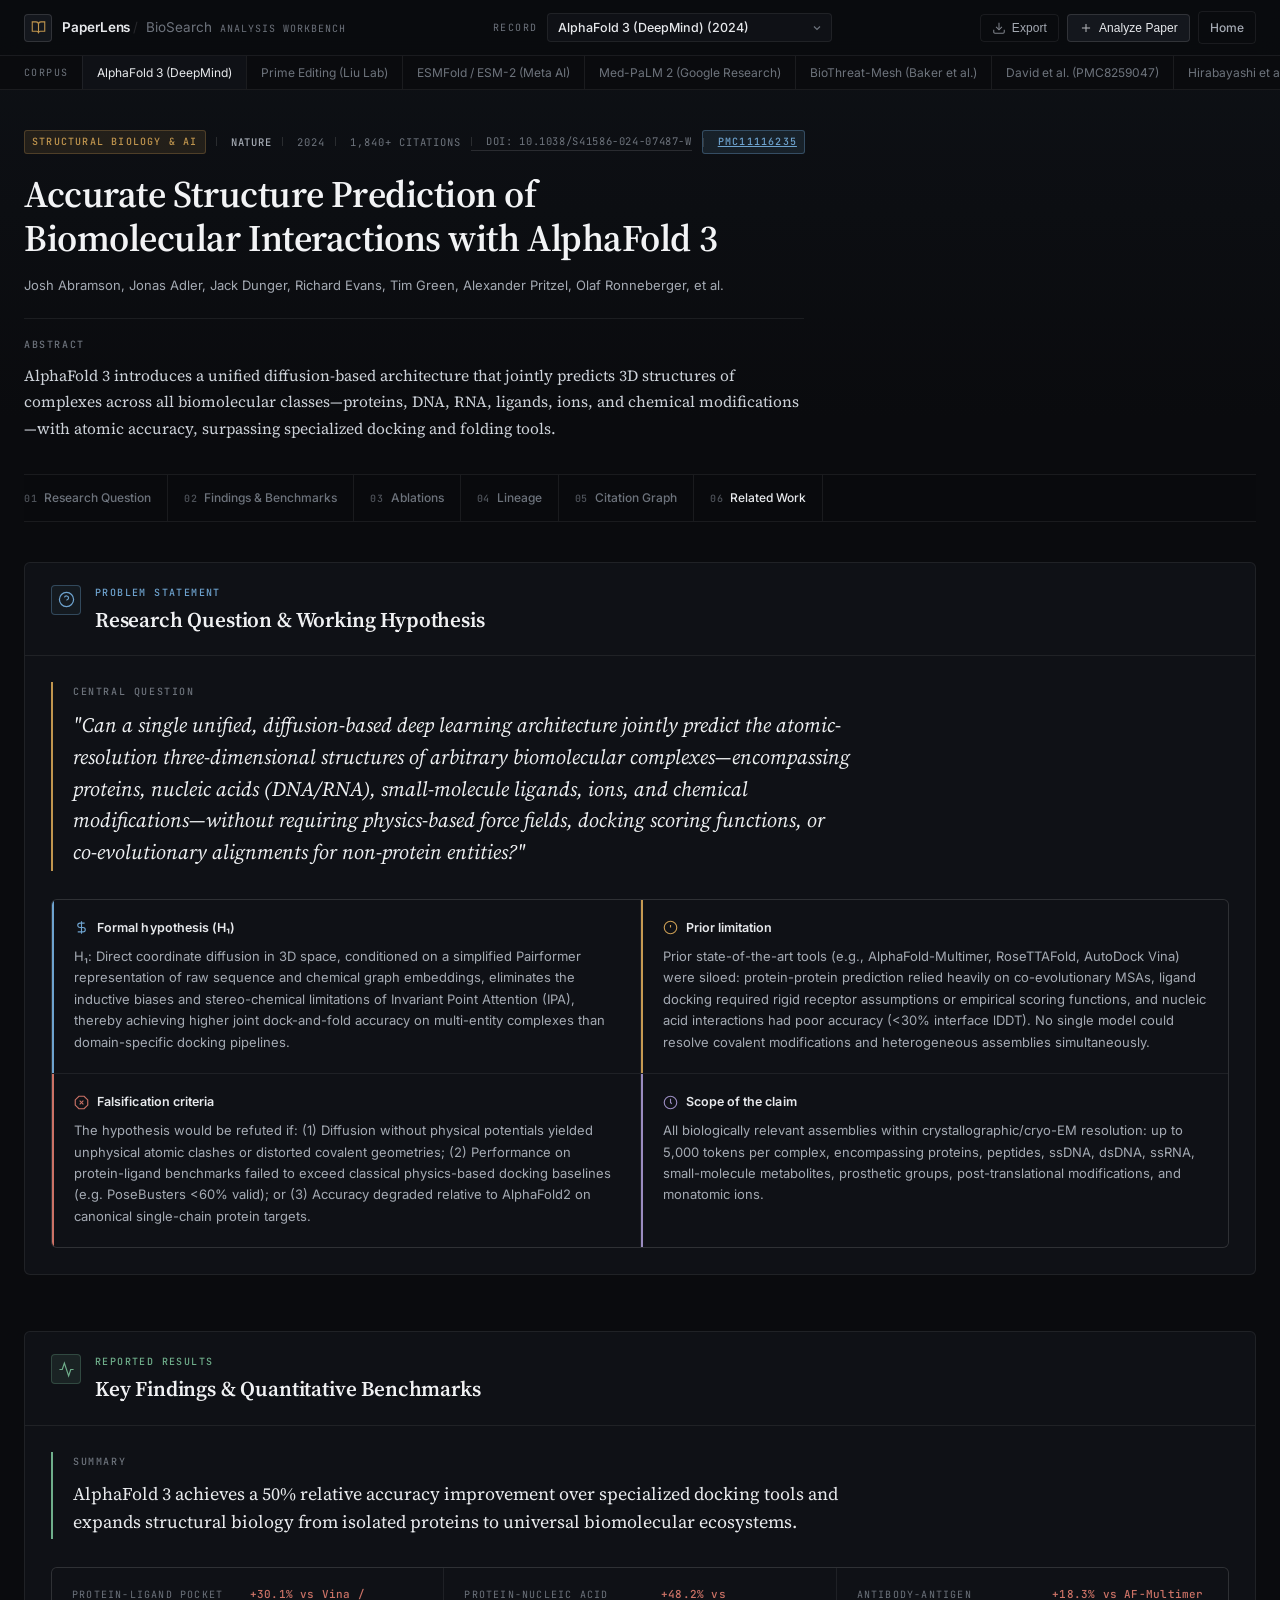
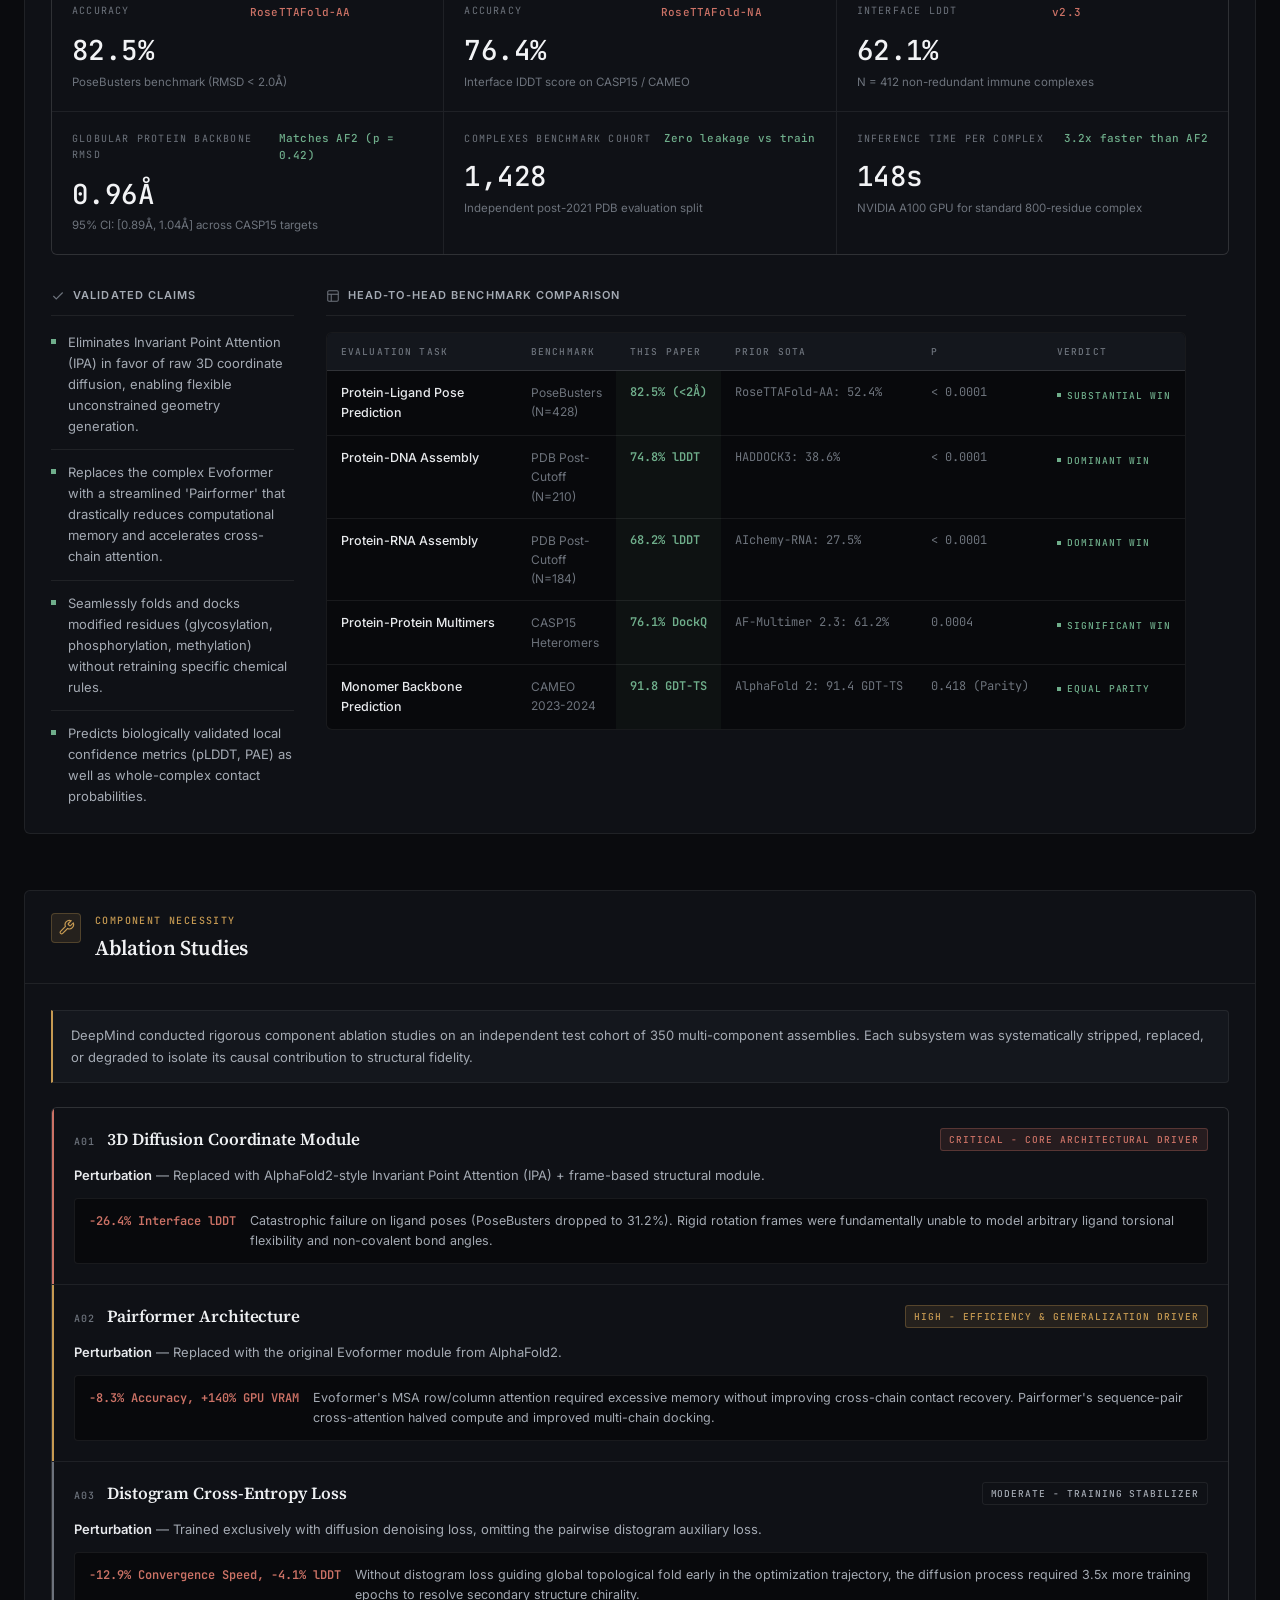
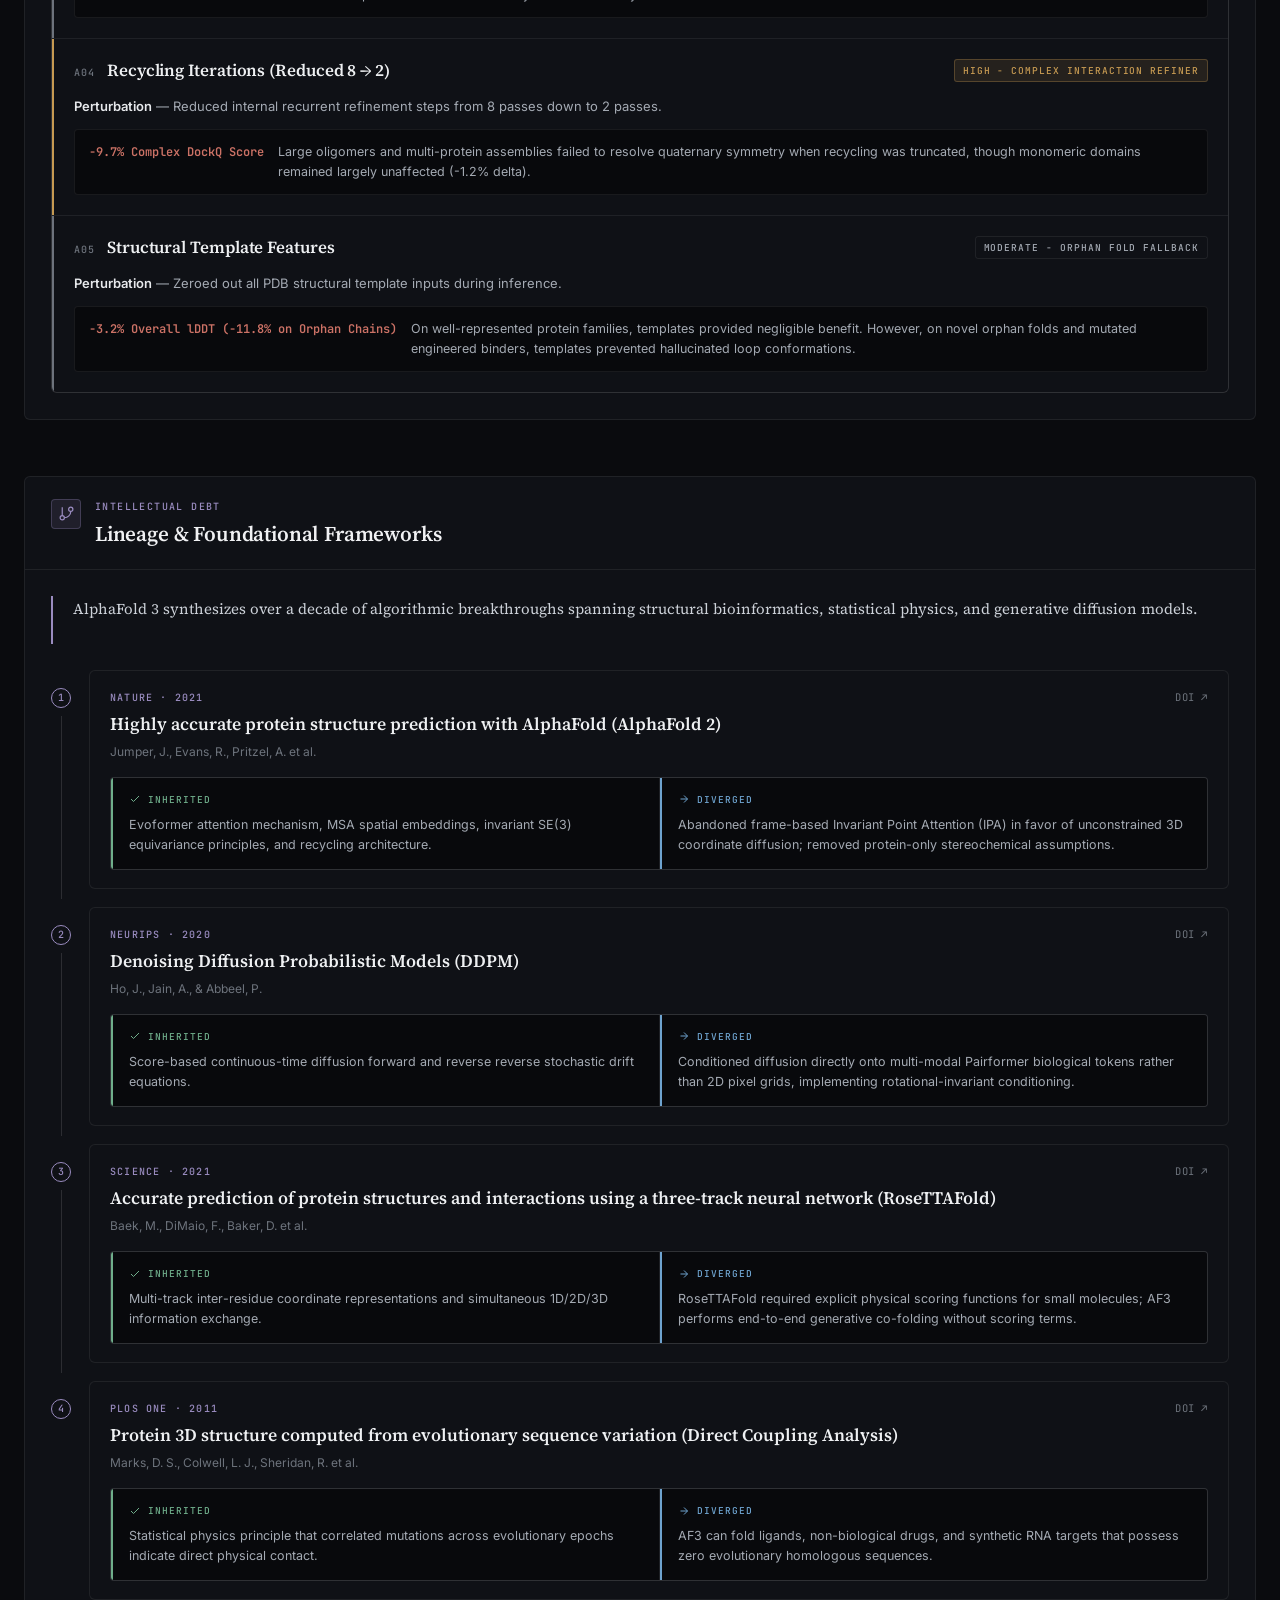
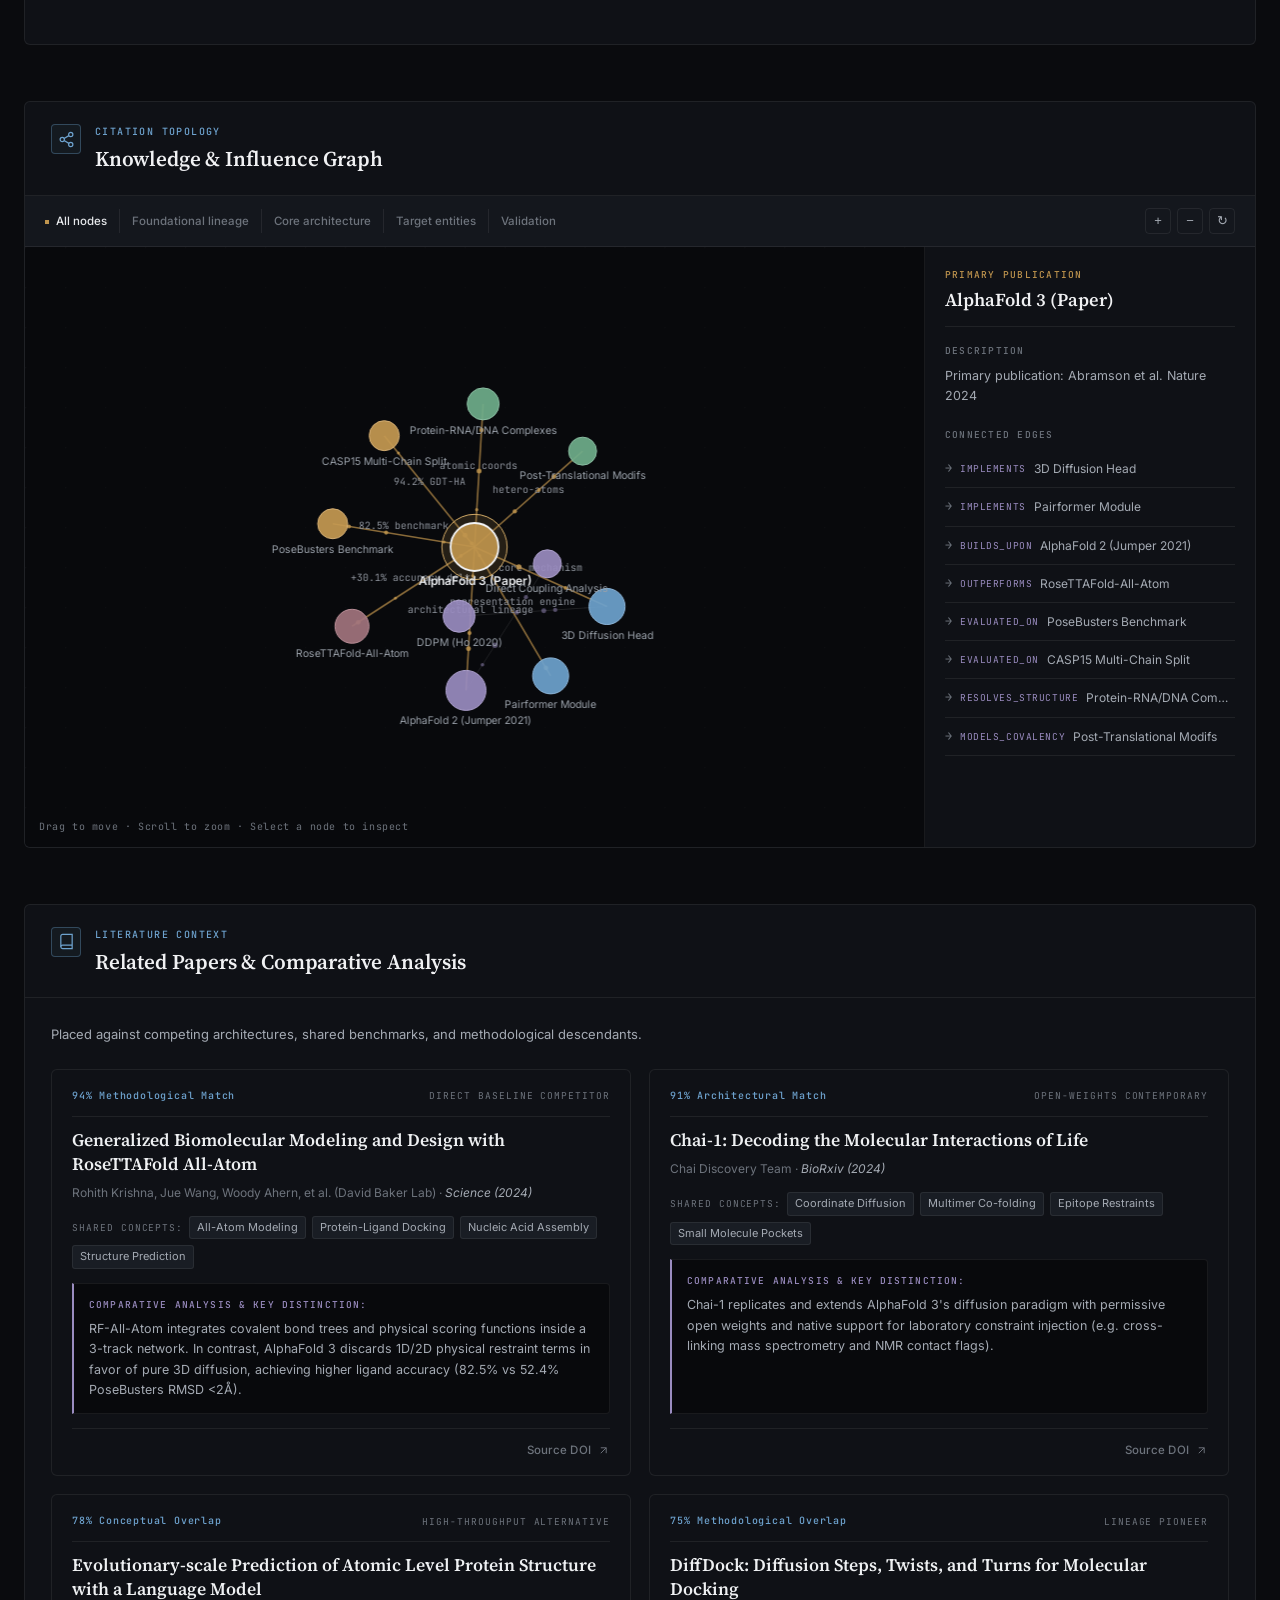
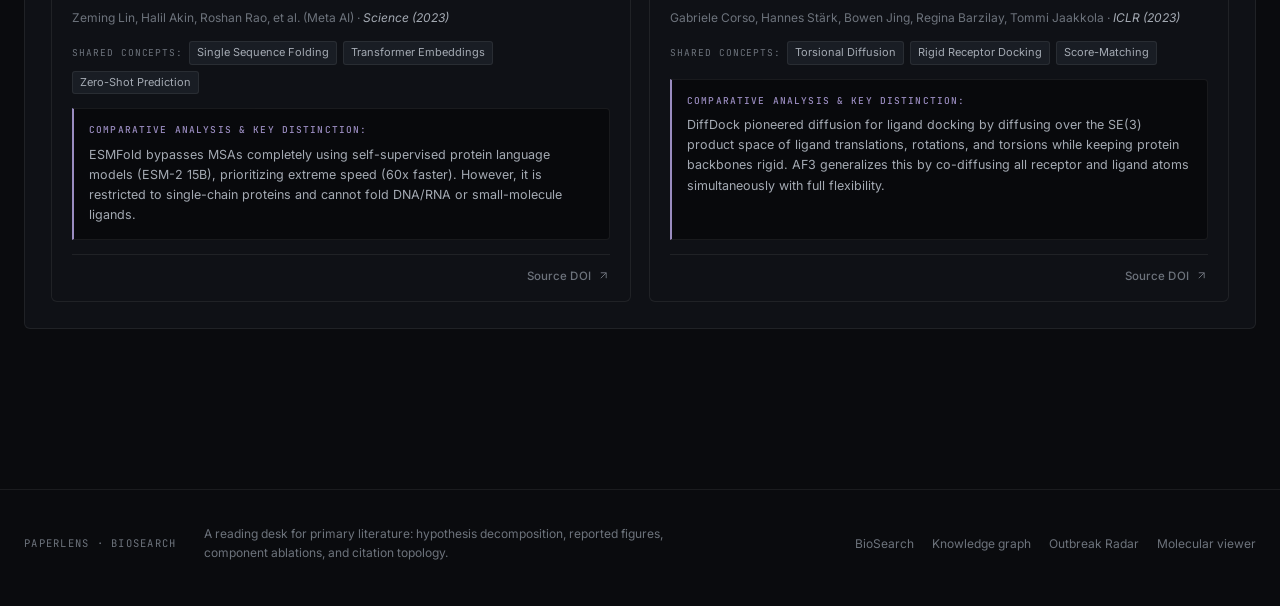
<file: paper-analyzer/index.html>
<!DOCTYPE html>
<html lang="en">
<head>
  <meta charset="UTF-8" />
  <meta name="viewport" content="width=device-width, initial-scale=1.0" />
  <title>PaperLens — Research Paper Analysis Workbench · BioSearch</title>
  <meta name="description" content="A structured reading desk for primary literature: research question and hypothesis, reported benchmark figures, component ablations, intellectual lineage, and citation topology for each paper." />

  <!-- Fonts -->
  <link rel="preconnect" href="https://fonts.googleapis.com" />
  <link rel="preconnect" href="https://fonts.gstatic.com" crossorigin />
  <link href="https://fonts.googleapis.com/css2?family=Inter:wght@400;500;600&family=Source+Serif+4:ital,opsz,wght@0,8..60,400;0,8..60,600;1,8..60,400&family=JetBrains+Mono:wght@400;500;600&display=swap" rel="stylesheet" />

  <!-- Stylesheet -->
  <link rel="stylesheet" href="css/style.css" />
</head>
<body>

  <!-- Masthead -->
  <header class="top-navbar">
    <div class="nav-container">
      <a href="../index.html" class="brand-group" title="Back to BioSearch">
        <div class="brand-icon">
          <svg width="15" height="15" viewBox="0 0 24 24" fill="none" stroke="currentColor" stroke-width="1.7">
            <path d="M2 3h6a4 4 0 0 1 4 4v14a3 3 0 0 0-3-3H2z"></path>
            <path d="M22 3h-6a4 4 0 0 0-4 4v14a3 3 0 0 1 3-3h7z"></path>
          </svg>
        </div>
        <div class="brand-text">
          <h1>PaperLens <span>BioSearch</span></h1>
          <div class="brand-tag">Analysis Workbench</div>
        </div>
      </a>

      <div class="nav-center-selector">
        <label class="selector-label" for="paper-select">Record</label>
        <select id="paper-select" class="paper-dropdown" aria-label="Select paper"></select>
      </div>

      <div class="nav-actions">
        <button class="btn-nav" id="btn-export-dossier" title="Export this analysis as Markdown">
          <svg width="14" height="14" viewBox="0 0 24 24" fill="none" stroke="currentColor" stroke-width="1.8">
            <path d="M21 15v4a2 2 0 0 1-2 2H5a2 2 0 0 1-2-2v-4"></path>
            <polyline points="7 10 12 15 17 10"></polyline>
            <line x1="12" y1="15" x2="12" y2="3"></line>
          </svg>
          <span>Export</span>
        </button>

        <button class="btn-nav primary" id="btn-analyze-custom">
          <svg width="14" height="14" viewBox="0 0 24 24" fill="none" stroke="currentColor" stroke-width="1.8">
            <line x1="12" y1="5" x2="12" y2="19"></line>
            <line x1="5" y1="12" x2="19" y2="12"></line>
          </svg>
          <span>Analyze Paper</span>
        </button>

        <a href="../index.html" class="btn-nav" title="Return to BioSearch home">
          <span>Home</span>
        </a>
      </div>
    </div>
  </header>

  <!-- Corpus rail -->
  <nav class="presets-bar" aria-label="Indexed papers">
    <div class="presets-container">
      <span class="preset-title-tag">Corpus</span>
      <div class="preset-chips-list" id="preset-chips"></div>
    </div>
  </nav>

  <main class="main-layout">

    <!-- Article header -->
    <article class="paper-hero-banner" id="paper-overview">
      <div class="hero-meta-row">
        <span class="meta-badge" id="paper-category">Structural Biology &amp; AI</span>
        <span class="meta-item bold" id="paper-journal">Nature</span>
        <span class="meta-item" id="paper-year">2024</span>
        <span class="meta-item" id="paper-citations">1,840 citations</span>
        <a href="#" target="_blank" rel="noopener" class="meta-doi-link" id="paper-doi">DOI: 10.1038/s41586-024-07487-w</a>
        <a href="#" target="_blank" rel="noopener" class="meta-badge category" id="paper-pmcid">PMC11116235</a>
      </div>

      <h1 class="paper-headline-title" id="paper-title">Accurate Structure Prediction of Biomolecular Interactions with AlphaFold 3</h1>
      <div class="paper-authors-list" id="paper-authors">Josh Abramson, Jonas Adler, Jack Dunger, Richard Evans, Tim Green, Alexander Pritzel, Olaf Ronneberger, et al.</div>

      <div class="paper-summary-box">
        <p id="paper-summary">AlphaFold 3 introduces a unified diffusion-based architecture that jointly predicts 3D structures of complexes across all biomolecular classes—proteins, DNA, RNA, ligands, ions, and chemical modifications—with atomic accuracy, surpassing specialized docking and folding tools.</p>
      </div>
    </article>

    <!-- Section index -->
    <nav class="sticky-section-nav" aria-label="Analysis sections">
      <a href="#section-core-question" class="section-nav-link active"><span class="idx">01</span><span>Research Question</span></a>
      <a href="#section-key-findings" class="section-nav-link"><span class="idx">02</span><span>Findings &amp; Benchmarks</span></a>
      <a href="#section-ablation-studies" class="section-nav-link"><span class="idx">03</span><span>Ablations</span></a>
      <a href="#section-lineage-foundation" class="section-nav-link"><span class="idx">04</span><span>Lineage</span></a>
      <a href="#section-paper-graph" class="section-nav-link"><span class="idx">05</span><span>Citation Graph</span></a>
      <a href="#section-related-papers" class="section-nav-link"><span class="idx">06</span><span>Related Work</span></a>
      <div class="reading-progress"><span id="reading-progress-bar"></span></div>
    </nav>

    <section class="section-wrapper" id="section-core-question"></section>
    <section class="section-wrapper" id="section-key-findings"></section>
    <section class="section-wrapper" id="section-ablation-studies"></section>
    <section class="section-wrapper" id="section-lineage-foundation"></section>

    <!-- Citation topology -->
    <section class="section-wrapper" id="section-paper-graph">
      <div class="section-card">
        <div class="card-header">
          <div class="card-icon cyan">
            <svg width="17" height="17" viewBox="0 0 24 24" fill="none" stroke="currentColor" stroke-width="1.7">
              <circle cx="18" cy="5" r="3"></circle>
              <circle cx="6" cy="12" r="3"></circle>
              <circle cx="18" cy="19" r="3"></circle>
              <line x1="8.59" y1="13.51" x2="15.42" y2="17.49"></line>
              <line x1="15.41" y1="6.51" x2="8.59" y2="10.49"></line>
            </svg>
          </div>
          <div>
            <div class="section-badge cyan">Citation Topology</div>
            <h2 class="card-title">Knowledge &amp; Influence Graph</h2>
          </div>
        </div>

        <div class="graph-toolbar">
          <div class="filter-pills-group">
            <button class="filter-pill active" data-filter="all">All nodes</button>
            <button class="filter-pill" data-filter="foundation">Foundational lineage</button>
            <button class="filter-pill" data-filter="method">Core architecture</button>
            <button class="filter-pill" data-filter="entity">Target entities</button>
            <button class="filter-pill" data-filter="benchmark">Validation</button>
          </div>

          <div class="graph-action-buttons">
            <button class="btn-graph-tool" id="btn-graph-zoom-in" title="Zoom in" aria-label="Zoom in">+</button>
            <button class="btn-graph-tool" id="btn-graph-zoom-out" title="Zoom out" aria-label="Zoom out">&minus;</button>
            <button class="btn-graph-tool" id="btn-graph-reset" title="Reset view" aria-label="Reset view">&#x21bb;</button>
          </div>
        </div>

        <div class="graph-display-layout">
          <div class="graph-viewport-box" id="graph-viewport">
            <canvas id="paper-graph-canvas"></canvas>
            <div class="graph-hint">Drag to move &middot; Scroll to zoom &middot; Select a node to inspect</div>
          </div>

          <aside class="graph-inspector-panel" id="graph-inspector">
            <div class="inspector-header">
              <div class="inspector-node-type" id="inspector-node-group">Primary publication</div>
              <h3 class="inspector-node-name" id="inspector-node-title">AlphaFold 3</h3>
            </div>

            <div class="inspector-details-box">
              <div class="inspector-label">Description</div>
              <p class="inspector-info-text" id="inspector-node-info">Select any paper, method, or entity in the graph to read its role and its connections.</p>
            </div>

            <div>
              <div class="inspector-label">Connected edges</div>
              <div class="inspector-edges-list" id="inspector-node-edges"></div>
            </div>
          </aside>
        </div>
      </div>
    </section>

    <section class="section-wrapper" id="section-related-papers"></section>

  </main>

  <!-- Ingest dialog -->
  <div class="modal-overlay" id="custom-paper-modal" role="dialog" aria-modal="true" aria-labelledby="modal-heading">
    <div class="modal-dialog">
      <div class="modal-header">
        <h3 class="modal-title" id="modal-heading">Analyze a paper</h3>
        <button class="btn-modal-close" id="btn-close-modal" aria-label="Close dialog">&times;</button>
      </div>

      <div class="modal-body">
        <div class="form-group">
          <label class="form-label" for="custom-input-title">Title or topic</label>
          <input type="text" id="custom-input-title" class="form-input" placeholder="e.g. Cryo-EM structure of human respiratory syncytial virus polymerase" />
        </div>

        <div class="form-row">
          <div class="form-group">
            <label class="form-label" for="custom-input-pmcid">PubMed Central ID</label>
            <input type="text" id="custom-input-pmcid" class="form-input" placeholder="e.g. PMC8259047" />
          </div>
          <div class="form-group">
            <label class="form-label" for="custom-input-doi">DOI (optional)</label>
            <input type="text" id="custom-input-doi" class="form-input" placeholder="e.g. 10.1038/s41586-021-03819-2" />
          </div>
        </div>

        <div class="form-group">
          <label class="form-label" for="custom-input-text">Abstract or full-text excerpt</label>
          <textarea id="custom-input-text" class="form-textarea" placeholder="Paste the abstract, problem statement, and reported results. PaperLens extracts the research question, quantitative findings, ablations, lineage, and graph structure."></textarea>
          <div class="form-help">Uses the Gemini endpoint when a key is configured in <code>.env</code>; otherwise falls back to local heuristic extraction.</div>
        </div>

        <div class="modal-status" id="analysis-status"></div>
      </div>

      <div class="modal-actions">
        <button class="btn-modal secondary" id="btn-cancel-modal">Cancel</button>
        <button class="btn-modal primary" id="btn-execute-analysis">Extract &amp; Analyze</button>
      </div>
    </div>
  </div>

  <footer class="portal-footer">
    <div class="footer-content">
      <div class="footer-brand">PaperLens · BioSearch</div>
      <div class="footer-text">A reading desk for primary literature: hypothesis decomposition, reported figures, component ablations, and citation topology.</div>
      <div class="footer-links">
        <a href="../index.html" class="footer-link">BioSearch</a>
        <a href="../knowledge-graph/demo.html" class="footer-link">Knowledge graph</a>
        <a href="../outbreak-radar/frontend/index.html" class="footer-link">Outbreak Radar</a>
        <a href="../model-viewer.html" class="footer-link">Molecular viewer</a>
      </div>
    </div>
  </footer>

  <script src="js/papers-data.js"></script>
  <script src="js/graph-visualizer.js"></script>
  <script src="js/analyzer.js"></script>
</body>
</html>
</file>
<file: paper-analyzer/css/style.css>
/* ==============================================================================
   PaperLens — Research Paper Analysis Workbench
   Dark editorial theme: graphite surfaces, hairline rules, serif display type.
   ============================================================================== */

:root {
  --bg:            #0a0b0e;
  --bg-grad-top:   #0e1116;
  --surface:       #0f1116;
  --surface-2:     #14171d;
  --surface-3:     #191d24;
  --inset:         #08090c;

  --line:          rgba(255, 255, 255, 0.07);
  --line-strong:   rgba(255, 255, 255, 0.12);
  --line-accent:   rgba(110, 163, 207, 0.34);

  --text:          #e7e9ec;
  --text-2:        #a4aab3;
  --text-3:        #6d737c;

  --accent:        #6ea3cf;
  --accent-soft:   rgba(110, 163, 207, 0.12);
  --accent-faint:  rgba(110, 163, 207, 0.06);

  --brass:         #c0954e;
  --brass-soft:    rgba(192, 149, 78, 0.12);
  --sage:          #6fae8b;
  --sage-soft:     rgba(111, 174, 139, 0.12);
  --mauve:         #9a8cc0;
  --mauve-soft:    rgba(154, 140, 192, 0.12);
  --brick:         #cc7266;
  --brick-soft:    rgba(204, 114, 102, 0.12);
  --ochre:         #c69a52;
  --ochre-soft:    rgba(198, 154, 82, 0.12);

  --font-sans:     'Inter', -apple-system, BlinkMacSystemFont, 'Segoe UI', Roboto, sans-serif;
  --font-serif:    'Source Serif 4', 'Iowan Old Style', Georgia, 'Times New Roman', serif;
  --font-mono:     'JetBrains Mono', ui-monospace, 'SF Mono', Consolas, monospace;

  --t-fast:        0.14s ease;
  --t-base:        0.2s cubic-bezier(0.2, 0, 0, 1);
  --radius:        6px;
  --radius-sm:     4px;
  --nav-h:         56px;
}

*, *::before, *::after {
  box-sizing: border-box;
  margin: 0;
  padding: 0;
}

html {
  scroll-behavior: smooth;
  color-scheme: dark;
  -webkit-text-size-adjust: 100%;
}

body {
  font-family: var(--font-sans);
  font-size: 14px;
  line-height: 1.6;
  color: var(--text);
  background: var(--bg);
  background-image: linear-gradient(180deg, var(--bg-grad-top) 0%, var(--bg) 420px);
  background-attachment: fixed;
  min-height: 100vh;
  overflow-x: hidden;
  -webkit-font-smoothing: antialiased;
  -moz-osx-font-smoothing: grayscale;
  font-feature-settings: 'kern' 1;
}

::selection {
  background: rgba(110, 163, 207, 0.26);
  color: #fff;
}

::-webkit-scrollbar { width: 10px; height: 10px; }
::-webkit-scrollbar-track { background: var(--bg); }
::-webkit-scrollbar-thumb { background: #22262d; border: 3px solid var(--bg); border-radius: 6px; }
::-webkit-scrollbar-thumb:hover { background: #2f343d; }

a { color: var(--accent); }

/* ==============================================================================
   Masthead
   ============================================================================== */
.top-navbar {
  position: sticky;
  top: 0;
  z-index: 100;
  height: var(--nav-h);
  background: rgba(10, 11, 14, 0.94);
  backdrop-filter: saturate(120%) blur(12px);
  border-bottom: 1px solid var(--line);
}

.nav-container {
  max-width: 1320px;
  height: 100%;
  margin: 0 auto;
  padding: 0 24px;
  display: flex;
  align-items: center;
  justify-content: space-between;
  gap: 20px;
}

.brand-group {
  display: flex;
  align-items: center;
  gap: 10px;
  text-decoration: none;
  color: var(--text);
  flex-shrink: 0;
}

.brand-icon {
  width: 28px;
  height: 28px;
  display: flex;
  align-items: center;
  justify-content: center;
  border: 1px solid var(--line-strong);
  border-radius: var(--radius-sm);
  background: var(--surface-2);
  color: var(--brass);
}

.brand-text {
  display: flex;
  align-items: baseline;
  gap: 8px;
}

.brand-text h1 {
  font-family: var(--font-sans);
  font-size: 13.5px;
  font-weight: 600;
  letter-spacing: -0.005em;
  color: var(--text);
  white-space: nowrap;
}

.brand-text h1 span {
  color: var(--text-3);
  font-weight: 400;
}

.brand-text h1 span::before {
  content: '/';
  margin-right: 8px;
  color: var(--line-strong);
}

.brand-tag {
  font-family: var(--font-mono);
  font-size: 10px;
  letter-spacing: 0.1em;
  text-transform: uppercase;
  color: var(--text-3);
  white-space: nowrap;
}

.nav-center-selector {
  display: flex;
  align-items: center;
  gap: 10px;
  min-width: 0;
}

.selector-label {
  font-family: var(--font-mono);
  font-size: 10px;
  letter-spacing: 0.14em;
  text-transform: uppercase;
  color: var(--text-3);
  white-space: nowrap;
}

.paper-dropdown {
  appearance: none;
  -webkit-appearance: none;
  background: var(--surface) url("data:image/svg+xml;charset=utf8,%3Csvg xmlns='http://www.w3.org/2000/svg' width='12' height='12' viewBox='0 0 24 24' fill='none' stroke='%236d737c' stroke-width='2.4'%3E%3Cpolyline points='6 9 12 15 18 9'/%3E%3C/svg%3E") no-repeat right 8px center;
  border: 1px solid var(--line);
  border-radius: var(--radius-sm);
  padding: 6px 30px 6px 10px;
  color: var(--text);
  font-family: var(--font-sans);
  font-size: 12.5px;
  font-weight: 500;
  max-width: 380px;
  cursor: pointer;
  transition: border-color var(--t-fast), background-color var(--t-fast);
}

.paper-dropdown:hover { border-color: var(--line-strong); }
.paper-dropdown:focus-visible { outline: none; border-color: var(--line-accent); }

.paper-dropdown option {
  background: var(--surface-2);
  color: var(--text);
}

.nav-actions {
  display: flex;
  align-items: center;
  gap: 8px;
  flex-shrink: 0;
}

.btn-nav {
  padding: 6px 11px;
  font-size: 12px;
  font-weight: 500;
  letter-spacing: 0.005em;
  border-radius: var(--radius-sm);
  text-decoration: none;
  display: inline-flex;
  align-items: center;
  gap: 6px;
  cursor: pointer;
  white-space: nowrap;
  color: var(--text-2);
  background: transparent;
  border: 1px solid var(--line);
  transition: color var(--t-fast), border-color var(--t-fast), background-color var(--t-fast);
}

.btn-nav:hover {
  color: var(--text);
  border-color: var(--line-strong);
  background: var(--surface-2);
}

.btn-nav svg { opacity: 0.75; }

.btn-nav.primary {
  color: var(--text);
  border-color: var(--line-strong);
  background: var(--surface-2);
}

.btn-nav.primary:hover {
  border-color: var(--accent);
  background: var(--accent-faint);
  color: #fff;
}

/* ==============================================================================
   Corpus rail (paper presets)
   ============================================================================== */
.presets-bar {
  background: var(--bg);
  border-bottom: 1px solid var(--line);
}

.presets-container {
  max-width: 1320px;
  margin: 0 auto;
  padding: 0 24px;
  display: flex;
  align-items: stretch;
  gap: 14px;
  overflow-x: auto;
  scrollbar-width: none;
}

.presets-container::-webkit-scrollbar { display: none; }

.preset-title-tag {
  display: flex;
  align-items: center;
  font-family: var(--font-mono);
  font-size: 10px;
  letter-spacing: 0.14em;
  text-transform: uppercase;
  color: var(--text-3);
  white-space: nowrap;
}

.preset-chips-list {
  display: flex;
  align-items: stretch;
}

.preset-chip {
  position: relative;
  padding: 9px 14px;
  font-size: 12px;
  font-weight: 400;
  font-family: var(--font-sans);
  background: transparent;
  border: 0;
  border-left: 1px solid var(--line);
  color: var(--text-3);
  cursor: pointer;
  white-space: nowrap;
  transition: color var(--t-fast);
}

.preset-chip:last-child { border-right: 1px solid var(--line); }

.preset-chip:hover { color: var(--text-2); }

.preset-chip.active {
  color: var(--text);
  background: var(--surface);
}

.preset-chip.active::after {
  content: '';
  position: absolute;
  left: 0;
  right: 0;
  bottom: -1px;
  height: 1px;
  background: var(--brass);
}

/* ==============================================================================
   Layout
   ============================================================================== */
.main-layout {
  max-width: 1320px;
  margin: 0 auto;
  padding: 40px 24px 72px;
}

/* ==============================================================================
   Article header
   ============================================================================== */
.paper-hero-banner {
  margin-bottom: 32px;
  max-width: 940px;
}

.hero-meta-row {
  display: flex;
  align-items: center;
  gap: 10px;
  flex-wrap: wrap;
  font-family: var(--font-mono);
  font-size: 10.5px;
  letter-spacing: 0.09em;
  text-transform: uppercase;
  color: var(--text-3);
  margin-bottom: 18px;
}

.paper-hero-banner .hero-meta-row > * + * {
  position: relative;
  padding-left: 15px;
}

.paper-hero-banner .hero-meta-row > * + *::before {
  content: '';
  position: absolute;
  left: 0;
  top: 50%;
  width: 1px;
  height: 9px;
  margin-top: -4.5px;
  background: var(--line-strong);
}

.meta-badge {
  font-family: var(--font-mono);
  font-size: 10px;
  font-weight: 500;
  letter-spacing: 0.12em;
  text-transform: uppercase;
  color: var(--brass);
  padding: 3px 7px;
  border: 1px solid rgba(192, 149, 78, 0.28);
  border-radius: 3px;
  background: var(--brass-soft);
}

.meta-badge.category {
  color: var(--accent);
  border-color: var(--line-accent);
  background: var(--accent-soft);
}

.meta-item {
  font-family: var(--font-mono);
  font-size: 10.5px;
  letter-spacing: 0.09em;
  text-transform: uppercase;
  color: var(--text-3);
}

.meta-item.bold {
  color: var(--text-2);
  font-weight: 500;
}

.meta-doi-link {
  font-family: var(--font-mono);
  font-size: 10.5px;
  letter-spacing: 0.06em;
  color: var(--text-3);
  text-decoration: none;
  border-bottom: 1px solid var(--line-strong);
  padding-bottom: 1px;
  transition: color var(--t-fast), border-color var(--t-fast);
}

.meta-doi-link:hover {
  color: var(--accent);
  border-color: var(--line-accent);
}

.paper-headline-title {
  font-family: var(--font-serif);
  font-size: 2.35rem;
  font-weight: 600;
  line-height: 1.18;
  letter-spacing: -0.012em;
  color: #f2f3f5;
  margin-bottom: 14px;
  text-wrap: balance;
}

.paper-authors-list {
  font-size: 13px;
  color: var(--text-2);
  margin-bottom: 22px;
  max-width: 780px;
}

.paper-summary-box {
  position: relative;
  border-top: 1px solid var(--line);
  padding: 18px 0 0 0;
  max-width: 780px;
}

.paper-summary-box::before {
  content: 'Abstract';
  display: block;
  font-family: var(--font-mono);
  font-size: 10px;
  font-weight: 500;
  letter-spacing: 0.16em;
  text-transform: uppercase;
  color: var(--text-3);
  margin-bottom: 10px;
}

.paper-summary-box p {
  font-family: var(--font-serif);
  font-size: 15.5px;
  font-weight: 400;
  line-height: 1.72;
  color: #cdd2d9;
  hyphens: auto;
}

/* ==============================================================================
   Sticky section index
   ============================================================================== */
.sticky-section-nav {
  position: sticky;
  top: var(--nav-h);
  z-index: 90;
  background: rgba(10, 11, 14, 0.95);
  backdrop-filter: saturate(120%) blur(10px);
  border-top: 1px solid var(--line);
  border-bottom: 1px solid var(--line);
  margin-bottom: 40px;
  display: flex;
  align-items: stretch;
  gap: 0;
  overflow-x: auto;
  scrollbar-width: none;
}

.sticky-section-nav::-webkit-scrollbar { display: none; }

.reading-progress {
  position: absolute;
  left: 0;
  bottom: -1px;
  height: 1px;
  width: 100%;
  pointer-events: none;
}

.reading-progress span {
  display: block;
  height: 100%;
  width: 0;
  background: var(--brass);
  transition: width 0.08s linear;
}

.section-nav-link {
  position: relative;
  padding: 13px 16px;
  font-size: 12px;
  font-weight: 500;
  color: var(--text-3);
  text-decoration: none;
  white-space: nowrap;
  border-right: 1px solid var(--line);
  transition: color var(--t-fast);
}

.section-nav-link:first-child { padding-left: 0; }

.section-nav-link .idx {
  font-family: var(--font-mono);
  font-size: 10px;
  letter-spacing: 0.06em;
  color: var(--text-3);
  opacity: 0.7;
  margin-right: 7px;
}

.section-nav-link:hover { color: var(--text-2); }

.section-nav-link.active { color: var(--text); }

.section-nav-link.active::after {
  content: '';
  position: absolute;
  left: 0;
  right: 0;
  bottom: -1px;
  height: 1px;
  background: var(--text);
}

/* ==============================================================================
   Section shell
   ============================================================================== */
.section-wrapper {
  margin-bottom: 56px;
  scroll-margin-top: calc(var(--nav-h) + 56px);
}

.section-card {
  background: var(--surface);
  border: 1px solid var(--line);
  border-radius: var(--radius);
  padding: 0;
  overflow: hidden;
}

.card-header {
  display: flex;
  align-items: flex-start;
  gap: 14px;
  padding: 22px 26px;
  border-bottom: 1px solid var(--line);
}

.card-icon {
  width: 30px;
  height: 30px;
  border-radius: var(--radius-sm);
  display: flex;
  align-items: center;
  justify-content: center;
  flex-shrink: 0;
  border: 1px solid var(--line);
  background: var(--surface-2);
  color: var(--text-3);
}

.card-icon.cyan    { color: var(--accent); border-color: var(--line-accent); background: var(--accent-faint); }
.card-icon.emerald { color: var(--sage);   border-color: rgba(111, 174, 139, 0.28); background: var(--sage-soft); }
.card-icon.amber   { color: var(--ochre);  border-color: rgba(198, 154, 82, 0.28);  background: var(--ochre-soft); }
.card-icon.purple  { color: var(--mauve);  border-color: rgba(154, 140, 192, 0.28); background: var(--mauve-soft); }

.section-badge {
  font-family: var(--font-mono);
  font-size: 10px;
  font-weight: 500;
  letter-spacing: 0.14em;
  text-transform: uppercase;
  margin-bottom: 5px;
}

.section-badge.cyan    { color: var(--accent); }
.section-badge.emerald { color: var(--sage); }
.section-badge.amber   { color: var(--ochre); }
.section-badge.purple  { color: var(--mauve); }

.card-title {
  font-family: var(--font-serif);
  font-size: 1.32rem;
  font-weight: 600;
  line-height: 1.3;
  letter-spacing: -0.008em;
  color: #f0f1f3;
}

.section-body { padding: 26px; }

/* ==============================================================================
   1 — Core research question
   ============================================================================== */
.question-callout {
  border-left: 2px solid var(--brass);
  padding: 2px 0 2px 20px;
  margin-bottom: 28px;
}

.callout-label {
  font-family: var(--font-mono);
  font-size: 10px;
  font-weight: 500;
  letter-spacing: 0.16em;
  text-transform: uppercase;
  color: var(--text-3);
  margin-bottom: 10px;
}

.question-text {
  font-family: var(--font-serif);
  font-size: 1.28rem;
  font-weight: 400;
  font-style: italic;
  line-height: 1.55;
  color: #eef0f2;
  max-width: 78ch;
}

.hypothesis-grid {
  display: grid;
  grid-template-columns: repeat(2, 1fr);
  gap: 1px;
  background: var(--line);
  border: 1px solid var(--line);
  border-radius: var(--radius);
  overflow: hidden;
}

.hypothesis-subcard {
  background: var(--surface);
  padding: 18px 20px 20px;
  border-left: 2px solid transparent;
}

.hypothesis-subcard.primary { border-left-color: var(--accent); }
.hypothesis-subcard.warning { border-left-color: var(--ochre); }
.hypothesis-subcard.danger  { border-left-color: var(--brick); }
.hypothesis-subcard.info    { border-left-color: var(--mauve); }

.subcard-title {
  display: flex;
  align-items: center;
  gap: 8px;
  font-size: 12.5px;
  font-weight: 600;
  letter-spacing: 0.005em;
  color: var(--text);
  margin-bottom: 8px;
}

.hypothesis-subcard.primary .subcard-title svg { color: var(--accent); }
.hypothesis-subcard.warning .subcard-title svg { color: var(--ochre); }
.hypothesis-subcard.danger  .subcard-title svg { color: var(--brick); }
.hypothesis-subcard.info    .subcard-title svg { color: var(--mauve); }

.subcard-text {
  font-size: 13px;
  color: var(--text-2);
  line-height: 1.65;
}

/* ==============================================================================
   2 — Findings & benchmarks
   ============================================================================== */
.findings-headline {
  border-left: 2px solid var(--sage);
  padding: 2px 0 2px 20px;
  margin-bottom: 28px;
}

.headline-badge {
  font-family: var(--font-mono);
  font-size: 10px;
  font-weight: 500;
  letter-spacing: 0.16em;
  text-transform: uppercase;
  color: var(--text-3);
  margin-bottom: 10px;
}

.findings-headline p {
  font-family: var(--font-serif);
  font-size: 1.12rem;
  font-weight: 400;
  line-height: 1.6;
  color: #e8eaed;
  max-width: 92ch;
}

.kpi-grid {
  display: grid;
  grid-template-columns: repeat(3, 1fr);
  gap: 1px;
  background: var(--line);
  border: 1px solid var(--line);
  border-radius: var(--radius);
  overflow: hidden;
  margin-bottom: 32px;
}

.metric-card {
  background: var(--surface);
  padding: 18px 20px 20px;
  transition: background-color var(--t-base);
}

.metric-card:hover { background: var(--surface-2); }

.metric-top {
  display: flex;
  align-items: baseline;
  justify-content: space-between;
  gap: 10px;
  margin-bottom: 14px;
}

.metric-label {
  font-family: var(--font-mono);
  font-size: 10px;
  letter-spacing: 0.12em;
  text-transform: uppercase;
  color: var(--text-3);
}

.metric-delta {
  font-family: var(--font-mono);
  font-size: 11px;
  font-weight: 500;
  letter-spacing: 0.02em;
  font-variant-numeric: tabular-nums;
}

.metric-delta.positive { color: var(--sage); }
.metric-delta.negative { color: var(--brick); }

.metric-value {
  font-family: var(--font-mono);
  font-size: 1.72rem;
  font-weight: 500;
  line-height: 1.1;
  letter-spacing: -0.02em;
  font-variant-numeric: tabular-nums;
  color: #f2f3f5;
  margin-bottom: 8px;
}

.metric-note {
  font-size: 11.5px;
  color: var(--text-3);
  line-height: 1.5;
}

.findings-columns {
  display: grid;
  grid-template-columns: 0.85fr 1.6fr;
  gap: 32px;
  align-items: start;
}

.subsection-title {
  font-family: var(--font-sans);
  font-size: 11px;
  font-weight: 600;
  letter-spacing: 0.1em;
  text-transform: uppercase;
  color: var(--text-2);
  margin-bottom: 16px;
  padding-bottom: 10px;
  border-bottom: 1px solid var(--line);
  display: flex;
  align-items: center;
  gap: 8px;
}

.subsection-title svg { color: var(--text-3); }

.breakthrough-list {
  list-style: none;
  display: flex;
  flex-direction: column;
}

.breakthrough-item {
  display: flex;
  align-items: flex-start;
  gap: 12px;
  font-size: 13px;
  color: var(--text-2);
  line-height: 1.62;
  padding: 12px 0;
  border-bottom: 1px solid var(--line);
}

.breakthrough-item:first-child { padding-top: 0; }
.breakthrough-item:last-child { border-bottom: 0; padding-bottom: 0; }

.breakthrough-bullet {
  width: 5px;
  height: 5px;
  margin-top: 7px;
  flex-shrink: 0;
  background: var(--sage);
}

/* Benchmark table ---------------------------------------------------------- */
.table-responsive {
  overflow-x: auto;
  border: 1px solid var(--line);
  border-radius: var(--radius);
  background: var(--inset);
}

.benchmark-table {
  width: 100%;
  border-collapse: collapse;
  font-size: 12.5px;
  text-align: left;
}

.benchmark-table thead th {
  font-family: var(--font-mono);
  font-size: 9.5px;
  font-weight: 500;
  letter-spacing: 0.12em;
  text-transform: uppercase;
  color: var(--text-3);
  text-align: left;
  padding: 11px 14px;
  background: var(--surface-2);
  border-bottom: 1px solid var(--line-strong);
  white-space: nowrap;
}

.benchmark-table td {
  padding: 12px 14px;
  border-bottom: 1px solid var(--line);
  color: var(--text-2);
  vertical-align: top;
}

.benchmark-table tbody tr:last-child td { border-bottom: 0; }
.benchmark-table tbody tr:hover td { background: rgba(255, 255, 255, 0.017); }

.benchmark-table .col-task {
  font-weight: 500;
  color: var(--text);
  min-width: 190px;
}

.benchmark-table .col-dataset { color: var(--text-3); font-size: 12px; }

.benchmark-table .col-score,
.benchmark-table .col-baseline,
.benchmark-table .col-p {
  font-family: var(--font-mono);
  font-size: 12px;
  font-variant-numeric: tabular-nums;
  white-space: nowrap;
}

.benchmark-table .col-baseline,
.benchmark-table .col-p { color: var(--text-3); }

.benchmark-table .col-score.highlight {
  font-weight: 600;
  color: var(--sage);
  background: rgba(111, 174, 139, 0.05);
}

.status-pill {
  display: inline-flex;
  align-items: center;
  gap: 6px;
  font-family: var(--font-mono);
  font-size: 9.5px;
  font-weight: 500;
  letter-spacing: 0.1em;
  text-transform: uppercase;
  color: var(--sage);
  white-space: nowrap;
}

.status-pill::before {
  content: '';
  width: 4px;
  height: 4px;
  background: currentColor;
}

/* ==============================================================================
   3 — Ablation studies
   ============================================================================== */
.ablation-summary-banner {
  font-size: 13px;
  color: var(--text-2);
  line-height: 1.65;
  padding: 14px 18px;
  margin-bottom: 24px;
  background: var(--surface-2);
  border: 1px solid var(--line);
  border-left: 2px solid var(--ochre);
  border-radius: 0 var(--radius-sm) var(--radius-sm) 0;
}

.ablation-summary-banner strong {
  font-weight: 600;
  color: var(--text);
}

.ablation-grid {
  display: flex;
  flex-direction: column;
  gap: 1px;
  background: var(--line);
  border: 1px solid var(--line);
  border-radius: var(--radius);
  overflow: hidden;
}

.ablation-card {
  background: var(--surface);
  padding: 18px 20px 20px;
  border-left: 2px solid var(--line-strong);
}

.ablation-card.critical { border-left-color: var(--brick); }
.ablation-card.high     { border-left-color: var(--ochre); }
.ablation-card.medium   { border-left-color: var(--text-3); }

.ablation-header {
  display: flex;
  align-items: center;
  justify-content: space-between;
  gap: 16px;
  margin-bottom: 12px;
}

.ablation-name-row {
  display: flex;
  align-items: baseline;
  gap: 12px;
  min-width: 0;
}

.ablation-index {
  font-family: var(--font-mono);
  font-size: 10px;
  font-weight: 500;
  letter-spacing: 0.1em;
  color: var(--text-3);
  white-space: nowrap;
}

.ablation-component-name {
  font-family: var(--font-serif);
  font-size: 1.06rem;
  font-weight: 600;
  color: #eef0f2;
  letter-spacing: -0.005em;
}

.severity-badge {
  font-family: var(--font-mono);
  font-size: 9.5px;
  font-weight: 500;
  letter-spacing: 0.1em;
  text-transform: uppercase;
  padding: 3px 8px;
  border-radius: 3px;
  white-space: nowrap;
  border: 1px solid var(--line);
  color: var(--text-3);
}

.severity-badge.critical { color: var(--brick); border-color: rgba(204, 114, 102, 0.3); background: var(--brick-soft); }
.severity-badge.high     { color: var(--ochre); border-color: rgba(198, 154, 82, 0.3);  background: var(--ochre-soft); }
.severity-badge.medium   { color: var(--text-2); }

.ablation-modification {
  font-size: 13px;
  color: var(--text-2);
  line-height: 1.6;
  margin-bottom: 12px;
}

.ablation-modification strong {
  font-weight: 600;
  color: var(--text);
}

.ablation-impact-box {
  display: flex;
  align-items: flex-start;
  gap: 14px;
  padding: 12px 14px;
  background: var(--inset);
  border: 1px solid var(--line);
  border-radius: var(--radius-sm);
}

.impact-delta-tag {
  font-family: var(--font-mono);
  font-size: 12px;
  font-weight: 600;
  font-variant-numeric: tabular-nums;
  color: var(--brick);
  white-space: nowrap;
  padding-top: 1px;
}

.impact-desc {
  font-size: 12.5px;
  color: var(--text-2);
  line-height: 1.6;
}

/* ==============================================================================
   4 — Lineage
   ============================================================================== */
.lineage-narrative {
  font-family: var(--font-serif);
  font-size: 15px;
  line-height: 1.7;
  color: #cdd2d9;
  padding: 0 0 22px 20px;
  margin-bottom: 26px;
  border-left: 2px solid var(--mauve);
}

.lineage-timeline {
  display: flex;
  flex-direction: column;
}

.lineage-node {
  display: flex;
  align-items: stretch;
  gap: 18px;
}

.lineage-rail {
  display: flex;
  flex-direction: column;
  align-items: center;
  width: 20px;
  flex-shrink: 0;
  padding-top: 18px;
}

.rail-circle {
  width: 20px;
  height: 20px;
  border-radius: 50%;
  background: var(--surface);
  border: 1px solid var(--mauve);
  color: var(--mauve);
  font-family: var(--font-mono);
  font-size: 10px;
  font-weight: 500;
  display: flex;
  align-items: center;
  justify-content: center;
  flex-shrink: 0;
}

.rail-line {
  flex: 1;
  width: 1px;
  background: var(--line-strong);
  margin: 8px 0;
}

.lineage-node:last-child .rail-line { display: none; }

.lineage-card {
  flex: 1;
  min-width: 0;
  background: var(--surface);
  border: 1px solid var(--line);
  border-radius: var(--radius);
  padding: 18px 20px;
  margin-bottom: 18px;
}

.lineage-top {
  display: flex;
  align-items: baseline;
  justify-content: space-between;
  gap: 16px;
  margin-bottom: 7px;
}

.lineage-venue {
  font-family: var(--font-mono);
  font-size: 10px;
  font-weight: 500;
  letter-spacing: 0.12em;
  text-transform: uppercase;
  color: var(--mauve);
}

.lineage-doi-link {
  font-family: var(--font-mono);
  font-size: 10.5px;
  letter-spacing: 0.05em;
  color: var(--text-3);
  text-decoration: none;
  white-space: nowrap;
  transition: color var(--t-fast);
}

.lineage-doi-link:hover { color: var(--accent); }

.lineage-title {
  font-family: var(--font-serif);
  font-size: 1.1rem;
  font-weight: 600;
  line-height: 1.35;
  color: #eef0f2;
  margin-bottom: 5px;
}

.lineage-authors {
  font-size: 12px;
  color: var(--text-3);
  margin-bottom: 16px;
}

.lineage-diff-grid {
  display: grid;
  grid-template-columns: 1fr 1fr;
  gap: 1px;
  background: var(--line);
  border: 1px solid var(--line);
  border-radius: var(--radius-sm);
  overflow: hidden;
}

.diff-box {
  padding: 14px 16px;
  background: var(--inset);
  border-left: 2px solid transparent;
}

.diff-box.inherited { border-left-color: var(--sage); }
.diff-box.diverged  { border-left-color: var(--accent); }

.diff-title {
  display: flex;
  align-items: center;
  gap: 7px;
  font-family: var(--font-mono);
  font-size: 9.5px;
  font-weight: 500;
  letter-spacing: 0.11em;
  text-transform: uppercase;
  margin-bottom: 8px;
}

.diff-box.inherited .diff-title { color: var(--sage); }
.diff-box.diverged  .diff-title { color: var(--accent); }

.diff-box p {
  font-size: 12.5px;
  color: var(--text-2);
  line-height: 1.6;
}

/* ==============================================================================
   5 — Citation graph
   ============================================================================== */
.graph-toolbar {
  display: flex;
  align-items: center;
  justify-content: space-between;
  gap: 16px;
  flex-wrap: wrap;
  padding: 12px 20px;
  background: var(--surface-2);
  border-bottom: 1px solid var(--line);
}

.filter-pills-group {
  display: flex;
  align-items: center;
  flex-wrap: wrap;
  gap: 0;
}

.filter-pill {
  font-family: var(--font-sans);
  font-size: 11.5px;
  font-weight: 500;
  padding: 5px 12px;
  background: transparent;
  border: 0;
  border-left: 1px solid var(--line);
  color: var(--text-3);
  cursor: pointer;
  transition: color var(--t-fast), background-color var(--t-fast);
}

.filter-pill:first-child { border-left: 0; padding-left: 0; }
.filter-pill:hover { color: var(--text-2); }
.filter-pill.active { color: var(--text); background: transparent; }
.filter-pill.active::before {
  content: '';
  display: inline-block;
  width: 4px;
  height: 4px;
  margin-right: 7px;
  vertical-align: middle;
  background: var(--brass);
}

.graph-action-buttons {
  display: flex;
  align-items: center;
  gap: 6px;
}

.btn-graph-tool {
  width: 26px;
  height: 26px;
  border-radius: var(--radius-sm);
  background: transparent;
  border: 1px solid var(--line);
  color: var(--text-2);
  font-size: 13px;
  line-height: 1;
  cursor: pointer;
  display: flex;
  align-items: center;
  justify-content: center;
  transition: color var(--t-fast), border-color var(--t-fast), background-color var(--t-fast);
}

.btn-graph-tool:hover {
  color: var(--text);
  border-color: var(--line-strong);
  background: var(--surface-3);
}

.graph-display-layout {
  display: grid;
  grid-template-columns: 1fr 330px;
  height: 600px;
}

.graph-viewport-box {
  position: relative;
  background: var(--inset);
  border-right: 1px solid var(--line);
  overflow: hidden;
}

#paper-graph-canvas {
  width: 100%;
  height: 100%;
  display: block;
}

.graph-hint {
  position: absolute;
  bottom: 12px;
  left: 14px;
  font-family: var(--font-mono);
  font-size: 10px;
  letter-spacing: 0.06em;
  color: var(--text-3);
  pointer-events: none;
}

.graph-inspector-panel {
  padding: 20px;
  display: flex;
  flex-direction: column;
  overflow-y: auto;
}

.inspector-header {
  padding-bottom: 14px;
  margin-bottom: 16px;
  border-bottom: 1px solid var(--line);
}

.inspector-node-type {
  font-family: var(--font-mono);
  font-size: 9.5px;
  font-weight: 500;
  letter-spacing: 0.13em;
  text-transform: uppercase;
  color: var(--brass);
  margin-bottom: 6px;
}

.inspector-node-name {
  font-family: var(--font-serif);
  font-size: 1.14rem;
  font-weight: 600;
  line-height: 1.3;
  color: #f0f1f3;
}

.inspector-details-box { margin-bottom: 20px; }

.inspector-label {
  font-family: var(--font-mono);
  font-size: 9.5px;
  font-weight: 500;
  letter-spacing: 0.13em;
  text-transform: uppercase;
  color: var(--text-3);
  margin-bottom: 8px;
}

.inspector-info-text {
  font-size: 12.5px;
  color: var(--text-2);
  line-height: 1.65;
}

.inspector-edges-list {
  display: flex;
  flex-direction: column;
}

.inspector-edge-item {
  display: flex;
  align-items: center;
  gap: 8px;
  padding: 9px 0;
  border-bottom: 1px solid var(--line);
  font-size: 12px;
  cursor: pointer;
  transition: background-color var(--t-fast);
}

.inspector-edge-item:hover { background: var(--surface-2); }

.edge-dir {
  font-family: var(--font-mono);
  color: var(--text-3);
  flex-shrink: 0;
}

.edge-type {
  font-family: var(--font-mono);
  font-size: 9.5px;
  letter-spacing: 0.06em;
  text-transform: uppercase;
  color: var(--mauve);
  flex-shrink: 0;
}

.edge-target {
  color: var(--text-2);
  white-space: nowrap;
  overflow: hidden;
  text-overflow: ellipsis;
}

/* ==============================================================================
   6 — Related work
   ============================================================================== */
.related-intro {
  font-size: 13px;
  color: var(--text-2);
  max-width: 82ch;
  margin-bottom: 24px;
}

.related-grid {
  display: grid;
  grid-template-columns: repeat(2, 1fr);
  gap: 18px;
}

.related-card {
  background: var(--surface);
  border: 1px solid var(--line);
  border-radius: var(--radius);
  padding: 18px 20px 16px;
  display: flex;
  flex-direction: column;
  transition: border-color var(--t-base), background-color var(--t-base);
}

.related-card:hover {
  border-color: var(--line-strong);
  background: var(--surface-2);
}

.related-header {
  display: flex;
  align-items: center;
  justify-content: space-between;
  gap: 12px;
  margin-bottom: 12px;
  padding-bottom: 12px;
  border-bottom: 1px solid var(--line);
}

.similarity-chip {
  font-family: var(--font-mono);
  font-size: 10px;
  font-weight: 500;
  letter-spacing: 0.08em;
  color: var(--accent);
  font-variant-numeric: tabular-nums;
}

.status-indicator {
  font-family: var(--font-mono);
  font-size: 9.5px;
  letter-spacing: 0.1em;
  text-transform: uppercase;
  color: var(--text-3);
  text-align: right;
}

.related-title {
  font-family: var(--font-serif);
  font-size: 1.1rem;
  font-weight: 600;
  line-height: 1.35;
  color: #eef0f2;
  margin-bottom: 6px;
}

.related-authors {
  font-size: 12px;
  color: var(--text-3);
  margin-bottom: 14px;
}

.venue-highlight {
  color: var(--text-2);
  font-style: italic;
}

.shared-concepts-wrap {
  display: flex;
  align-items: center;
  gap: 6px;
  flex-wrap: wrap;
  margin-bottom: 14px;
}

.concept-label {
  font-family: var(--font-mono);
  font-size: 9.5px;
  letter-spacing: 0.1em;
  text-transform: uppercase;
  color: var(--text-3);
}

.concept-tag {
  font-size: 11px;
  background: var(--surface-3);
  border: 1px solid var(--line);
  padding: 2px 7px;
  border-radius: 3px;
  color: var(--text-2);
}

.comparative-box {
  padding: 13px 15px;
  margin-bottom: 14px;
  background: var(--inset);
  border: 1px solid var(--line);
  border-left: 2px solid var(--mauve);
  border-radius: 0 var(--radius-sm) var(--radius-sm) 0;
  flex: 1;
}

.comparative-title {
  font-family: var(--font-mono);
  font-size: 9.5px;
  font-weight: 500;
  letter-spacing: 0.12em;
  text-transform: uppercase;
  color: var(--mauve);
  margin-bottom: 7px;
}

.comparative-text {
  font-size: 12.5px;
  color: var(--text-2);
  line-height: 1.62;
}

.related-actions {
  display: flex;
  align-items: center;
  justify-content: flex-end;
  padding-top: 12px;
  border-top: 1px solid var(--line);
}

.btn-related-doi {
  font-size: 11.5px;
  font-weight: 500;
  letter-spacing: 0.02em;
  color: var(--text-3);
  text-decoration: none;
  display: inline-flex;
  align-items: center;
  gap: 6px;
  transition: color var(--t-fast), gap var(--t-fast);
}

.btn-related-doi:hover { color: var(--accent); gap: 9px; }

/* ==============================================================================
   Modal
   ============================================================================== */
.modal-overlay {
  position: fixed;
  inset: 0;
  background: rgba(6, 7, 9, 0.78);
  backdrop-filter: blur(3px);
  z-index: 1000;
  display: flex;
  align-items: center;
  justify-content: center;
  padding: 24px;
  opacity: 0;
  pointer-events: none;
  transition: opacity var(--t-base);
}

.modal-overlay.active {
  opacity: 1;
  pointer-events: auto;
}

.modal-dialog {
  background: var(--surface);
  border: 1px solid var(--line-strong);
  border-radius: var(--radius);
  max-width: 660px;
  width: 100%;
  max-height: 88vh;
  overflow-y: auto;
  padding: 0;
  transform: translateY(8px);
  transition: transform var(--t-base);
}

.modal-overlay.active .modal-dialog { transform: translateY(0); }

.modal-header {
  display: flex;
  align-items: center;
  justify-content: space-between;
  padding: 18px 22px;
  border-bottom: 1px solid var(--line);
}

.modal-title {
  font-family: var(--font-serif);
  font-size: 1.2rem;
  font-weight: 600;
  color: #f0f1f3;
}

.btn-modal-close {
  background: transparent;
  border: 0;
  color: var(--text-3);
  font-size: 18px;
  line-height: 1;
  cursor: pointer;
  padding: 0 2px;
  transition: color var(--t-fast);
}

.btn-modal-close:hover { color: var(--text); }

.modal-body { padding: 22px; }

.form-group { margin-bottom: 16px; }

.form-label {
  display: block;
  font-family: var(--font-mono);
  font-size: 10px;
  font-weight: 500;
  letter-spacing: 0.12em;
  text-transform: uppercase;
  color: var(--text-3);
  margin-bottom: 7px;
}

.form-input, .form-textarea {
  width: 100%;
  background: var(--inset);
  border: 1px solid var(--line);
  border-radius: var(--radius-sm);
  padding: 9px 11px;
  color: var(--text);
  font-family: var(--font-sans);
  font-size: 13px;
  outline: none;
  transition: border-color var(--t-fast);
}

.form-input::placeholder, .form-textarea::placeholder { color: #4d5259; }

.form-input:focus, .form-textarea:focus { border-color: var(--line-accent); }

.form-textarea {
  resize: vertical;
  min-height: 120px;
  line-height: 1.6;
}

.form-row {
  display: grid;
  grid-template-columns: 1fr 1fr;
  gap: 14px;
}

.form-help {
  font-size: 11px;
  color: var(--text-3);
  margin-top: 6px;
}

.modal-status {
  font-size: 12px;
  color: var(--text-2);
  min-height: 18px;
}

.modal-actions {
  display: flex;
  align-items: center;
  justify-content: flex-end;
  gap: 10px;
  padding: 16px 22px;
  border-top: 1px solid var(--line);
  background: var(--surface-2);
}

.btn-modal {
  padding: 8px 16px;
  border-radius: var(--radius-sm);
  font-size: 12.5px;
  font-weight: 500;
  cursor: pointer;
  border: 1px solid var(--line);
  transition: color var(--t-fast), border-color var(--t-fast), background-color var(--t-fast);
}

.btn-modal.secondary {
  background: transparent;
  color: var(--text-2);
}

.btn-modal.secondary:hover {
  color: var(--text);
  border-color: var(--line-strong);
}

.btn-modal.primary {
  background: var(--surface-3);
  border-color: var(--line-strong);
  color: var(--text);
}

.btn-modal.primary:hover {
  border-color: var(--accent);
  background: var(--accent-faint);
}

.btn-modal:disabled { opacity: 0.45; cursor: not-allowed; }

/* Spinner ------------------------------------------------------------------ */
.spinner {
  display: inline-block;
  width: 11px;
  height: 11px;
  border: 1.5px solid var(--line-strong);
  border-top-color: var(--accent);
  border-radius: 50%;
  animation: spin 0.7s linear infinite;
  vertical-align: -1px;
  margin-right: 7px;
}

@keyframes spin { to { transform: rotate(360deg); } }

/* Toast -------------------------------------------------------------------- */
.app-toast {
  position: fixed;
  top: calc(var(--nav-h) + 16px);
  left: 50%;
  transform: translateX(-50%) translateY(-6px);
  z-index: 9999;
  display: flex;
  align-items: center;
  gap: 10px;
  max-width: min(640px, calc(100vw - 40px));
  padding: 9px 16px;
  background: var(--surface-2);
  border: 1px solid var(--line-strong);
  border-radius: var(--radius-sm);
  color: var(--text);
  font-size: 12.5px;
  box-shadow: 0 12px 32px rgba(0, 0, 0, 0.45);
  opacity: 0;
  pointer-events: none;
  transition: opacity var(--t-base), transform var(--t-base);
}

.app-toast.visible {
  opacity: 1;
  transform: translateX(-50%) translateY(0);
}

.app-toast .toast-mark {
  width: 5px;
  height: 5px;
  flex-shrink: 0;
  background: var(--brass);
}

/* ==============================================================================
   Footer
   ============================================================================== */
.portal-footer {
  border-top: 1px solid var(--line);
  background: var(--bg);
  padding: 34px 24px 44px;
  margin-top: 32px;
}

.footer-content {
  max-width: 1320px;
  margin: 0 auto;
  display: grid;
  grid-template-columns: auto 1fr auto;
  align-items: center;
  gap: 28px;
}

.footer-brand {
  font-family: var(--font-mono);
  font-size: 10.5px;
  letter-spacing: 0.12em;
  text-transform: uppercase;
  color: var(--text-3);
}

.footer-text {
  font-size: 12px;
  color: var(--text-3);
  max-width: 60ch;
}

.footer-links {
  display: flex;
  align-items: center;
  gap: 18px;
}

.footer-link {
  font-size: 12px;
  color: var(--text-3);
  text-decoration: none;
  transition: color var(--t-fast);
}

.footer-link:hover { color: var(--text-2); }

/* ==============================================================================
   Responsive
   ============================================================================== */
@media (max-width: 1100px) {
  .findings-columns { grid-template-columns: 1fr; gap: 28px; }
  .graph-display-layout { grid-template-columns: 1fr; height: auto; }
  .graph-viewport-box { border-right: 0; border-bottom: 1px solid var(--line); height: 460px; }
  .brand-tag { display: none; }
}

@media (max-width: 860px) {
  .nav-center-selector { display: none; }
  .hypothesis-grid,
  .related-grid,
  .lineage-diff-grid,
  .form-row { grid-template-columns: 1fr; }
  .kpi-grid { grid-template-columns: 1fr; }
  .paper-headline-title { font-size: 1.7rem; }
  .question-text { font-size: 1.12rem; }
  .card-header { padding: 18px 20px; }
  .section-body { padding: 20px; }
  .ablation-header { flex-direction: column; align-items: flex-start; gap: 10px; }
  .footer-content { grid-template-columns: 1fr; gap: 14px; }
}

@media (max-width: 560px) {
  .nav-container { padding: 0 16px; }
  .main-layout { padding: 28px 16px 56px; }
  .presets-container { padding: 0 16px; }
  .btn-nav span { display: none; }
  .btn-nav { padding: 6px 9px; }
  .paper-headline-title { font-size: 1.45rem; }
  .graph-toolbar { padding: 12px 16px; }
}

@media (prefers-reduced-motion: reduce) {
  *, *::before, *::after {
    animation-duration: 0.01ms !important;
    transition-duration: 0.01ms !important;
  }
  html { scroll-behavior: auto; }
}
</file>
